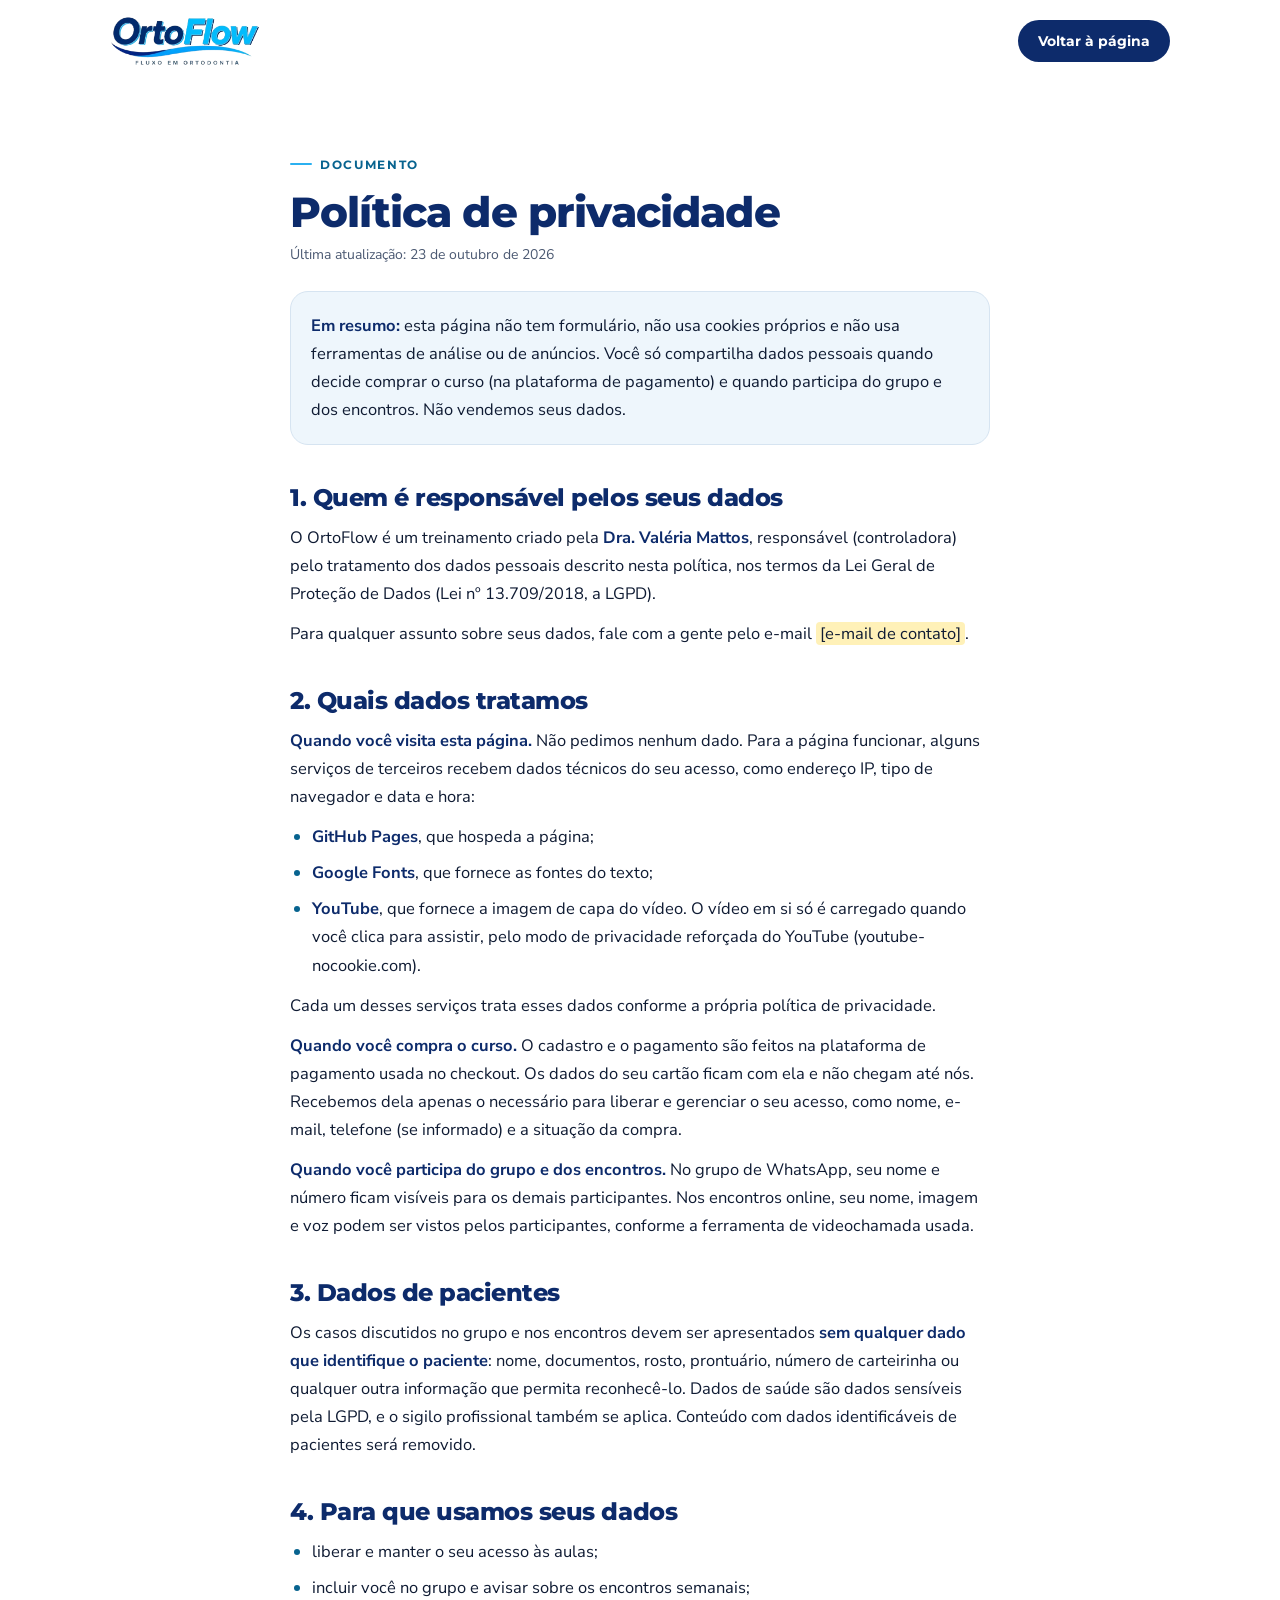
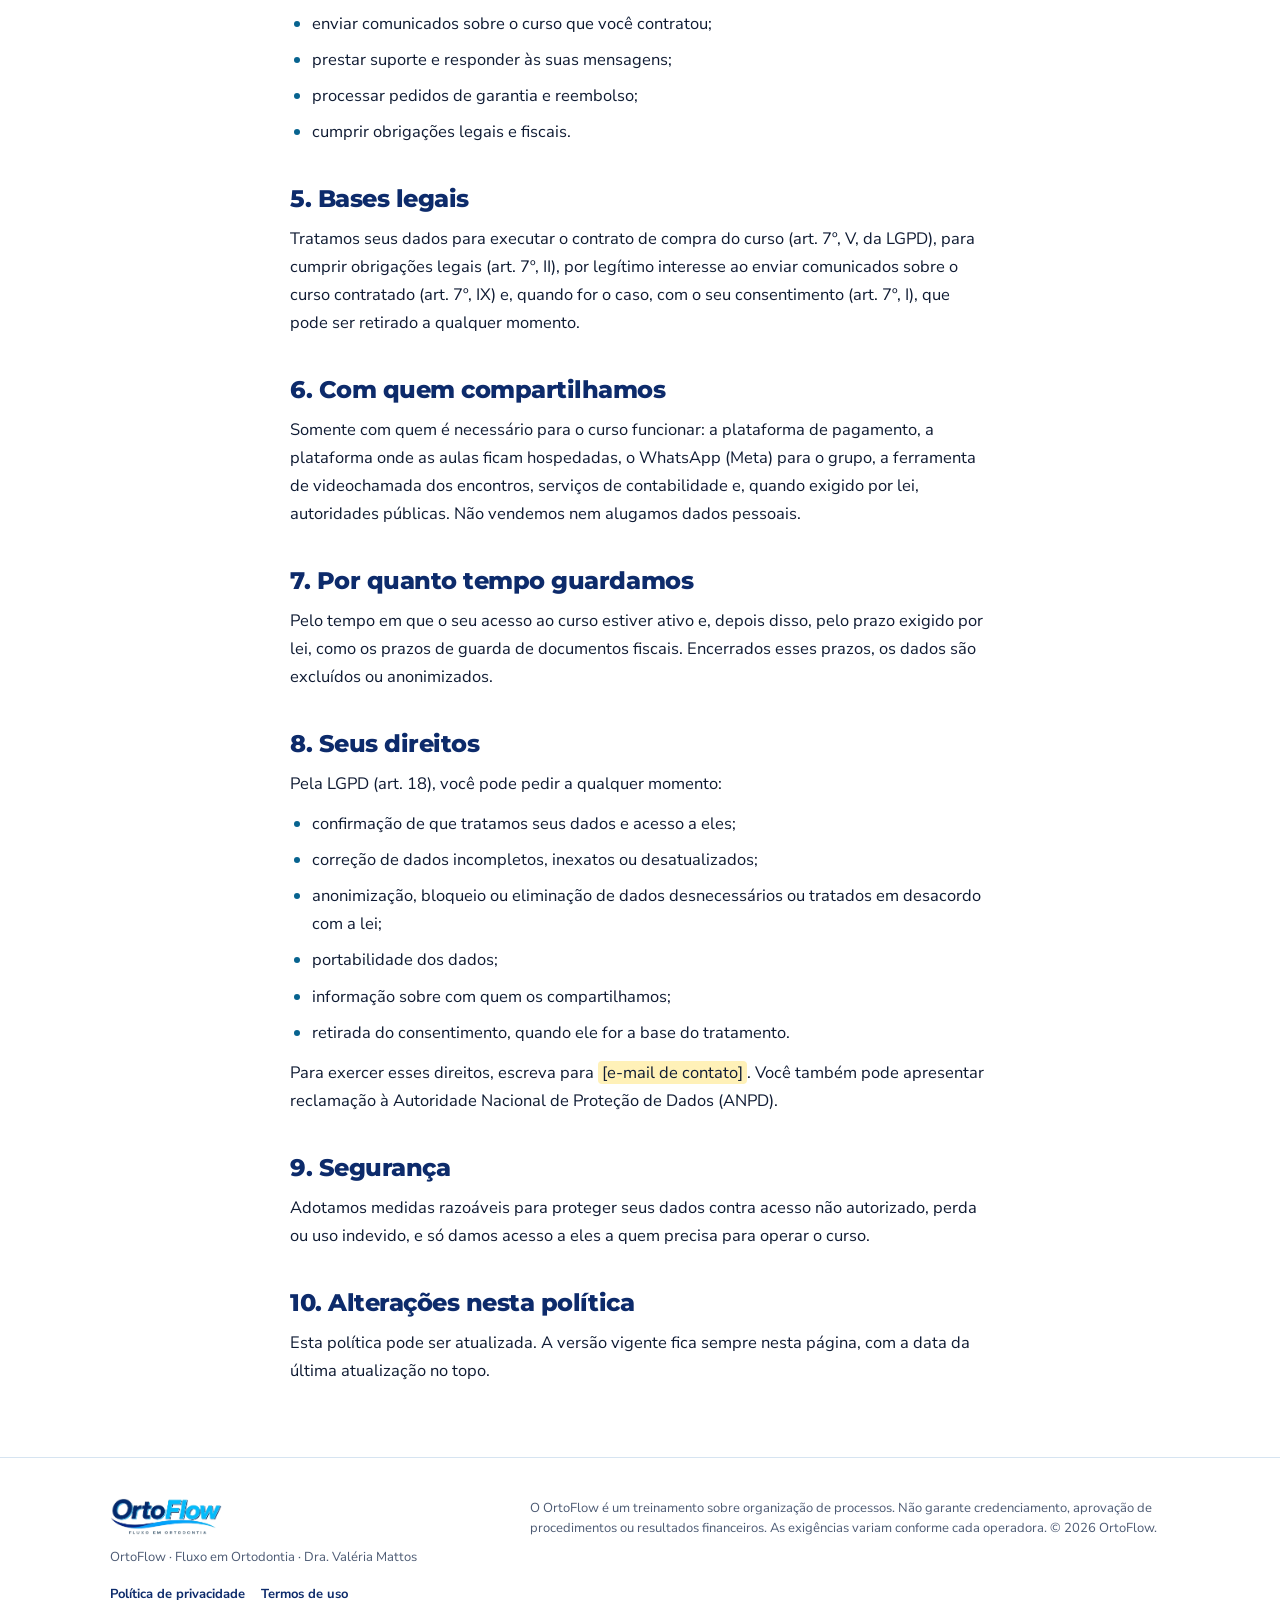
<file: privacidade.html>
<!doctype html>
<html lang="pt-BR">
<head>
<meta charset="utf-8">
<meta name="viewport" content="width=device-width, initial-scale=1">
<title>Política de privacidade — OrtoFlow</title>
<meta name="description" content="Como o OrtoFlow trata os dados pessoais de quem visita a página e de quem participa do curso, de acordo com a LGPD.">
<meta name="theme-color" content="#0D2B6B">
<link rel="icon" type="image/png" href="assets/favicon.png">
<link rel="canonical" href="https://synthesis-software-house.github.io/Ortoflow/privacidade.html">
<link rel="preconnect" href="https://fonts.googleapis.com">
<link rel="preconnect" href="https://fonts.gstatic.com" crossorigin>
<link href="https://fonts.googleapis.com/css2?family=Montserrat:ital,wght@0,700;0,800;1,800;1,900&family=Nunito+Sans:opsz,wght@6..12,400;6..12,600;6..12,700&display=swap" rel="stylesheet">
<link rel="stylesheet" href="assets/css/base.css">
<link rel="stylesheet" href="assets/css/desktop.css">
</head>
<body>

<header class="top" id="topo">
  <div class="wrap">
    <a class="top-marca" href="index.html"><img class="logo" src="assets/logo-ortoflow.webp" width="537" height="178" alt="OrtoFlow — Fluxo em Ortodontia, voltar à página inicial"></a>
    <a class="top-cta" href="index.html"><span class="curto">Voltar à página</span><span class="longo">Voltar à página</span></a>
  </div>
</header>

<main class="doc">
  <div class="wrap">
    <p class="kicker">Documento</p>
    <h1>Política de privacidade</h1>
    <p class="atualizado">Última atualização: 23 de outubro de 2026</p>

    <div class="resumo">
      <p><b>Em resumo:</b> esta página não tem formulário, não usa cookies próprios e não usa ferramentas de análise ou de anúncios. Você só compartilha dados pessoais quando decide comprar o curso (na plataforma de pagamento) e quando participa do grupo e dos encontros. Não vendemos seus dados.</p>
    </div>

    <h2>1. Quem é responsável pelos seus dados</h2>
    <p>O OrtoFlow é um treinamento criado pela <b>Dra. Valéria Mattos</b>, responsável (controladora) pelo tratamento dos dados pessoais descrito nesta política, nos termos da Lei Geral de Proteção de Dados (Lei nº 13.709/2018, a LGPD).</p>
    <p>Para qualquer assunto sobre seus dados, fale com a gente pelo e-mail <span class="pendente">[e-mail de contato]</span>.</p>

    <h2>2. Quais dados tratamos</h2>
    <p><b>Quando você visita esta página.</b> Não pedimos nenhum dado. Para a página funcionar, alguns serviços de terceiros recebem dados técnicos do seu acesso, como endereço IP, tipo de navegador e data e hora:</p>
    <ul>
      <li><b>GitHub Pages</b>, que hospeda a página;</li>
      <li><b>Google Fonts</b>, que fornece as fontes do texto;</li>
      <li><b>YouTube</b>, que fornece a imagem de capa do vídeo. O vídeo em si só é carregado quando você clica para assistir, pelo modo de privacidade reforçada do YouTube (youtube-nocookie.com).</li>
    </ul>
    <p>Cada um desses serviços trata esses dados conforme a própria política de privacidade.</p>
    <p><b>Quando você compra o curso.</b> O cadastro e o pagamento são feitos na plataforma de pagamento usada no checkout. Os dados do seu cartão ficam com ela e não chegam até nós. Recebemos dela apenas o necessário para liberar e gerenciar o seu acesso, como nome, e-mail, telefone (se informado) e a situação da compra.</p>
    <p><b>Quando você participa do grupo e dos encontros.</b> No grupo de WhatsApp, seu nome e número ficam visíveis para os demais participantes. Nos encontros online, seu nome, imagem e voz podem ser vistos pelos participantes, conforme a ferramenta de videochamada usada.</p>

    <h2>3. Dados de pacientes</h2>
    <p>Os casos discutidos no grupo e nos encontros devem ser apresentados <b>sem qualquer dado que identifique o paciente</b>: nome, documentos, rosto, prontuário, número de carteirinha ou qualquer outra informação que permita reconhecê-lo. Dados de saúde são dados sensíveis pela LGPD, e o sigilo profissional também se aplica. Conteúdo com dados identificáveis de pacientes será removido.</p>

    <h2>4. Para que usamos seus dados</h2>
    <ul>
      <li>liberar e manter o seu acesso às aulas;</li>
      <li>incluir você no grupo e avisar sobre os encontros semanais;</li>
      <li>enviar comunicados sobre o curso que você contratou;</li>
      <li>prestar suporte e responder às suas mensagens;</li>
      <li>processar pedidos de garantia e reembolso;</li>
      <li>cumprir obrigações legais e fiscais.</li>
    </ul>

    <h2>5. Bases legais</h2>
    <p>Tratamos seus dados para executar o contrato de compra do curso (art. 7º, V, da LGPD), para cumprir obrigações legais (art. 7º, II), por legítimo interesse ao enviar comunicados sobre o curso contratado (art. 7º, IX) e, quando for o caso, com o seu consentimento (art. 7º, I), que pode ser retirado a qualquer momento.</p>

    <h2>6. Com quem compartilhamos</h2>
    <p>Somente com quem é necessário para o curso funcionar: a plataforma de pagamento, a plataforma onde as aulas ficam hospedadas, o WhatsApp (Meta) para o grupo, a ferramenta de videochamada dos encontros, serviços de contabilidade e, quando exigido por lei, autoridades públicas. Não vendemos nem alugamos dados pessoais.</p>

    <h2>7. Por quanto tempo guardamos</h2>
    <p>Pelo tempo em que o seu acesso ao curso estiver ativo e, depois disso, pelo prazo exigido por lei, como os prazos de guarda de documentos fiscais. Encerrados esses prazos, os dados são excluídos ou anonimizados.</p>

    <h2>8. Seus direitos</h2>
    <p>Pela LGPD (art. 18), você pode pedir a qualquer momento:</p>
    <ul>
      <li>confirmação de que tratamos seus dados e acesso a eles;</li>
      <li>correção de dados incompletos, inexatos ou desatualizados;</li>
      <li>anonimização, bloqueio ou eliminação de dados desnecessários ou tratados em desacordo com a lei;</li>
      <li>portabilidade dos dados;</li>
      <li>informação sobre com quem os compartilhamos;</li>
      <li>retirada do consentimento, quando ele for a base do tratamento.</li>
    </ul>
    <p>Para exercer esses direitos, escreva para <span class="pendente">[e-mail de contato]</span>. Você também pode apresentar reclamação à Autoridade Nacional de Proteção de Dados (ANPD).</p>

    <h2>9. Segurança</h2>
    <p>Adotamos medidas razoáveis para proteger seus dados contra acesso não autorizado, perda ou uso indevido, e só damos acesso a eles a quem precisa para operar o curso.</p>

    <h2>10. Alterações nesta política</h2>
    <p>Esta política pode ser atualizada. A versão vigente fica sempre nesta página, com a data da última atualização no topo.</p>
  </div>
</main>

<footer>
  <div class="wrap">
    <div>
      <img class="logo" src="assets/logo-ortoflow.webp" width="537" height="178" loading="lazy" alt="OrtoFlow">
      <p>OrtoFlow · Fluxo em Ortodontia · Dra. Valéria Mattos</p>
      <div class="legal"><a href="privacidade.html" aria-current="page">Política de privacidade</a><a href="termos.html">Termos de uso</a></div>
    </div>
    <p class="disc">O OrtoFlow é um treinamento sobre organização de processos. Não garante credenciamento, aprovação de procedimentos ou resultados financeiros. As exigências variam conforme cada operadora. © 2026 OrtoFlow.</p>
  </div>
</footer>

<script src="assets/js/header.js"></script>
</body>
</html>
</file>
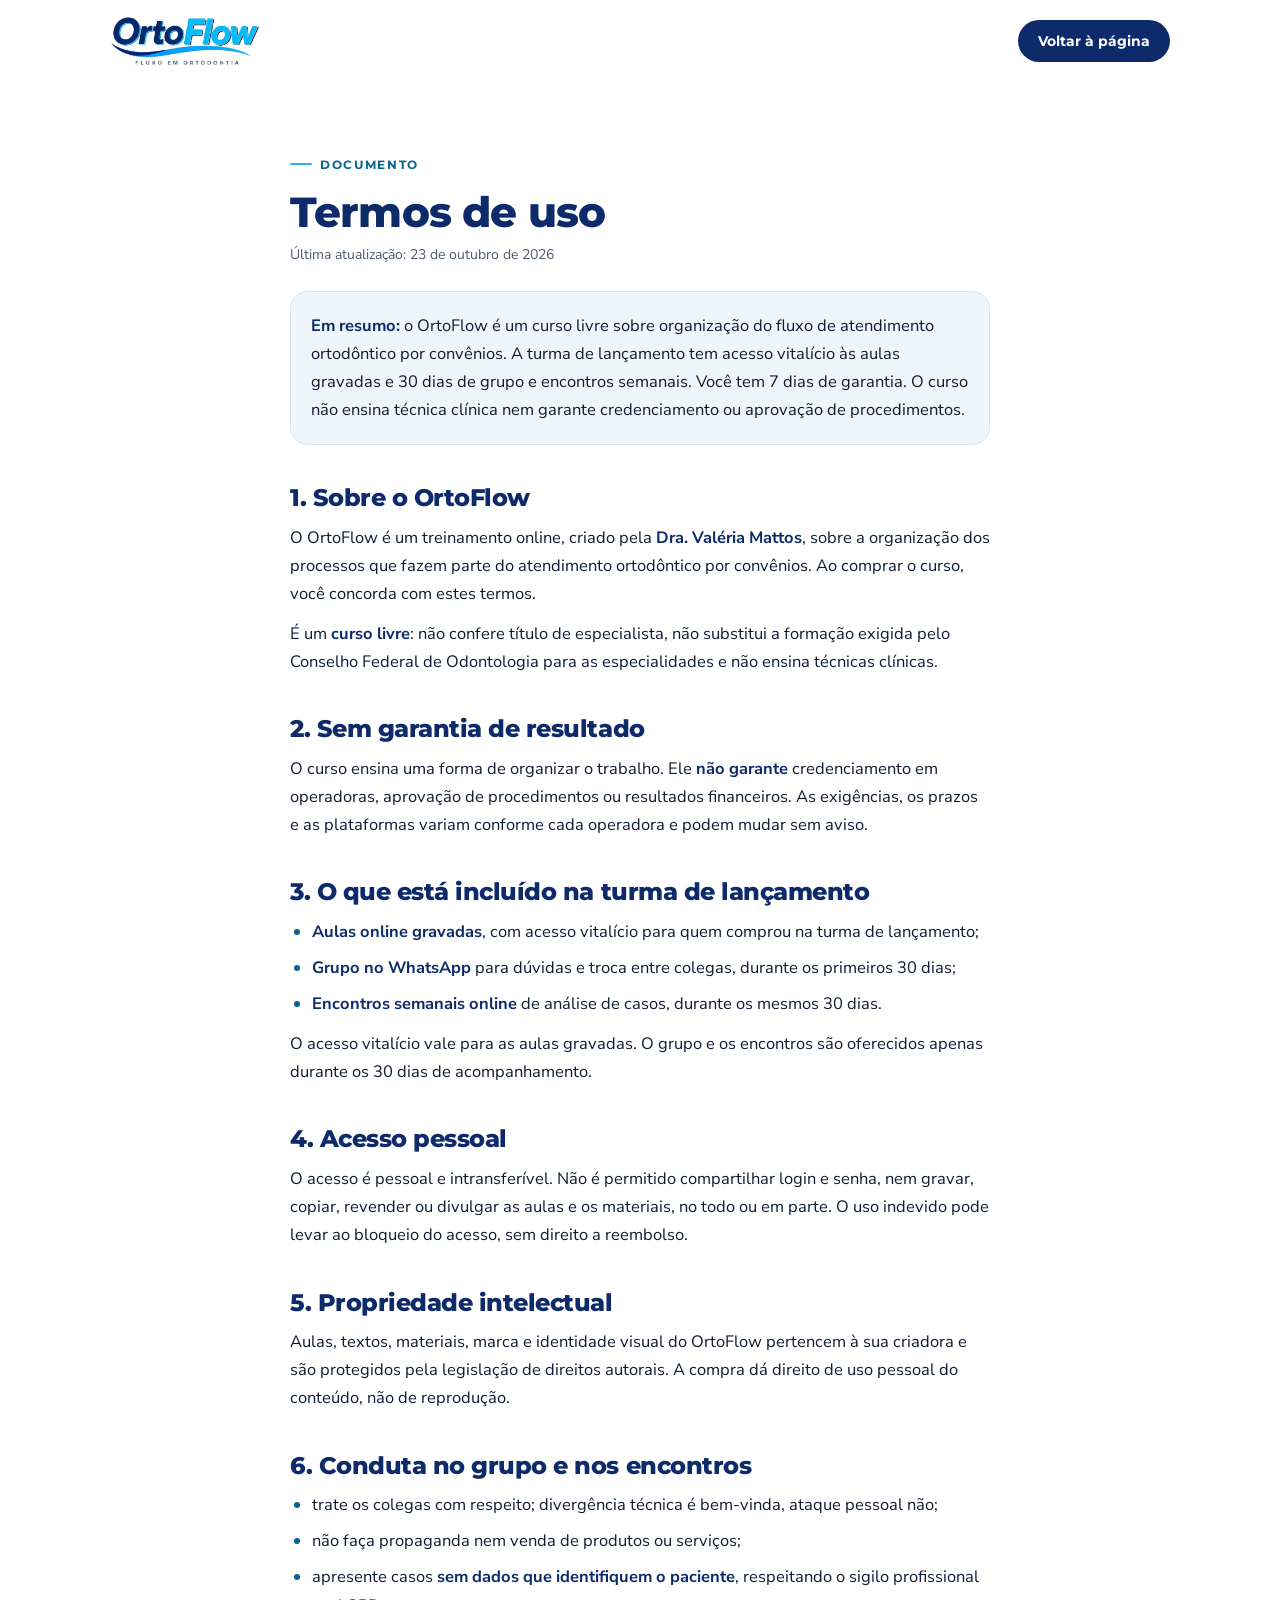
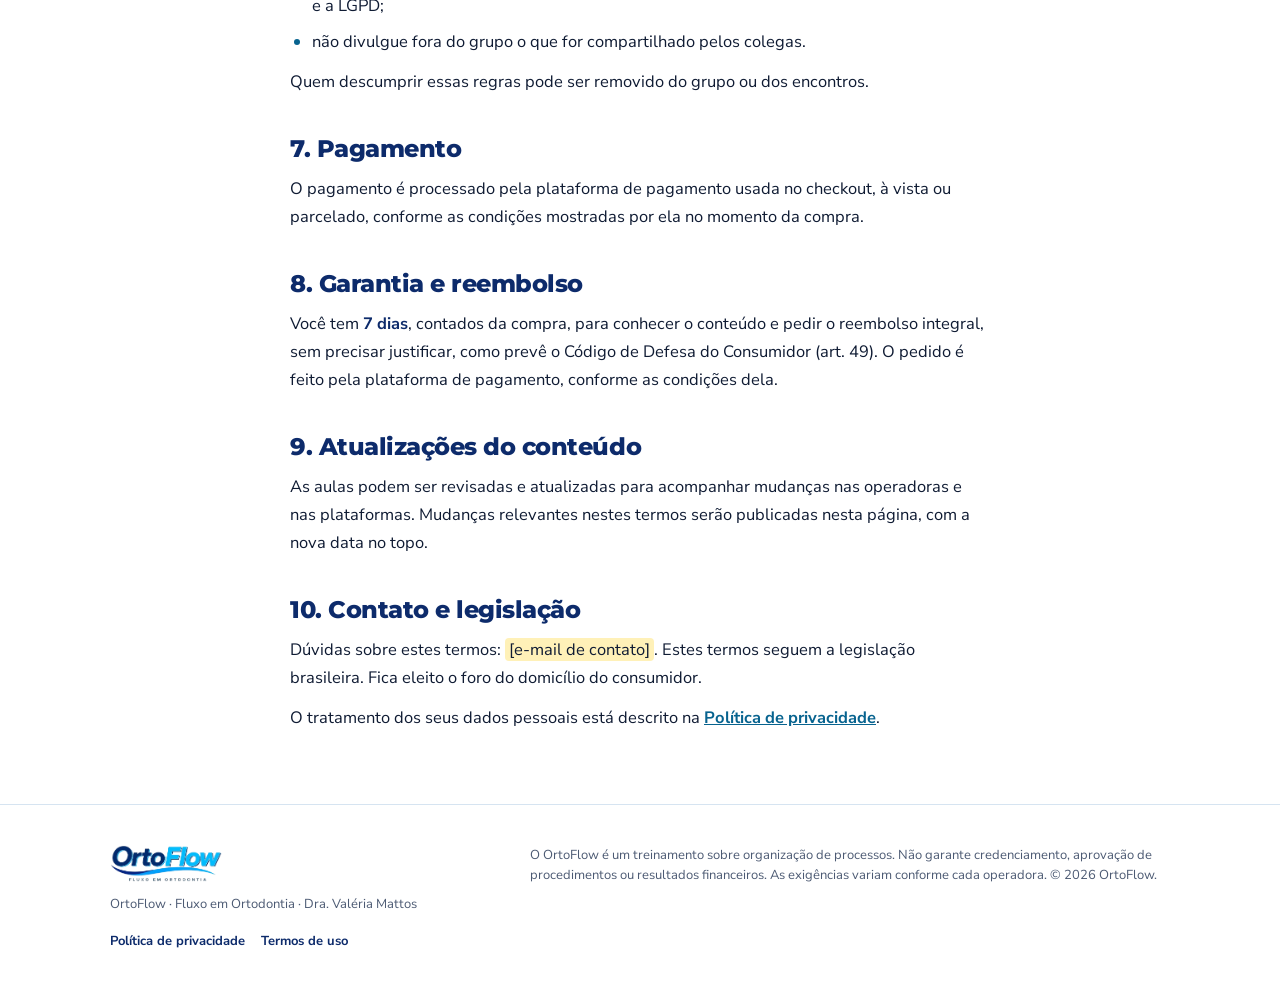
<file: termos.html>
<!doctype html>
<html lang="pt-BR">
<head>
<meta charset="utf-8">
<meta name="viewport" content="width=device-width, initial-scale=1">
<title>Termos de uso — OrtoFlow</title>
<meta name="description" content="Condições de uso do treinamento OrtoFlow: o que está incluído, acesso, garantia, conduta no grupo e nos encontros.">
<meta name="theme-color" content="#0D2B6B">
<link rel="icon" type="image/png" href="assets/favicon.png">
<link rel="canonical" href="https://synthesis-software-house.github.io/Ortoflow/termos.html">
<link rel="preconnect" href="https://fonts.googleapis.com">
<link rel="preconnect" href="https://fonts.gstatic.com" crossorigin>
<link href="https://fonts.googleapis.com/css2?family=Montserrat:ital,wght@0,700;0,800;1,800;1,900&family=Nunito+Sans:opsz,wght@6..12,400;6..12,600;6..12,700&display=swap" rel="stylesheet">
<link rel="stylesheet" href="assets/css/base.css">
<link rel="stylesheet" href="assets/css/desktop.css">
</head>
<body>

<header class="top" id="topo">
  <div class="wrap">
    <a class="top-marca" href="index.html"><img class="logo" src="assets/logo-ortoflow.webp" width="537" height="178" alt="OrtoFlow — Fluxo em Ortodontia, voltar à página inicial"></a>
    <a class="top-cta" href="index.html"><span class="curto">Voltar à página</span><span class="longo">Voltar à página</span></a>
  </div>
</header>

<main class="doc">
  <div class="wrap">
    <p class="kicker">Documento</p>
    <h1>Termos de uso</h1>
    <p class="atualizado">Última atualização: 23 de outubro de 2026</p>

    <div class="resumo">
      <p><b>Em resumo:</b> o OrtoFlow é um curso livre sobre organização do fluxo de atendimento ortodôntico por convênios. A turma de lançamento tem acesso vitalício às aulas gravadas e 30 dias de grupo e encontros semanais. Você tem 7 dias de garantia. O curso não ensina técnica clínica nem garante credenciamento ou aprovação de procedimentos.</p>
    </div>

    <h2>1. Sobre o OrtoFlow</h2>
    <p>O OrtoFlow é um treinamento online, criado pela <b>Dra. Valéria Mattos</b>, sobre a organização dos processos que fazem parte do atendimento ortodôntico por convênios. Ao comprar o curso, você concorda com estes termos.</p>
    <p>É um <b>curso livre</b>: não confere título de especialista, não substitui a formação exigida pelo Conselho Federal de Odontologia para as especialidades e não ensina técnicas clínicas.</p>

    <h2>2. Sem garantia de resultado</h2>
    <p>O curso ensina uma forma de organizar o trabalho. Ele <b>não garante</b> credenciamento em operadoras, aprovação de procedimentos ou resultados financeiros. As exigências, os prazos e as plataformas variam conforme cada operadora e podem mudar sem aviso.</p>

    <h2>3. O que está incluído na turma de lançamento</h2>
    <ul>
      <li><b>Aulas online gravadas</b>, com acesso vitalício para quem comprou na turma de lançamento;</li>
      <li><b>Grupo no WhatsApp</b> para dúvidas e troca entre colegas, durante os primeiros 30 dias;</li>
      <li><b>Encontros semanais online</b> de análise de casos, durante os mesmos 30 dias.</li>
    </ul>
    <p>O acesso vitalício vale para as aulas gravadas. O grupo e os encontros são oferecidos apenas durante os 30 dias de acompanhamento.</p>

    <h2>4. Acesso pessoal</h2>
    <p>O acesso é pessoal e intransferível. Não é permitido compartilhar login e senha, nem gravar, copiar, revender ou divulgar as aulas e os materiais, no todo ou em parte. O uso indevido pode levar ao bloqueio do acesso, sem direito a reembolso.</p>

    <h2>5. Propriedade intelectual</h2>
    <p>Aulas, textos, materiais, marca e identidade visual do OrtoFlow pertencem à sua criadora e são protegidos pela legislação de direitos autorais. A compra dá direito de uso pessoal do conteúdo, não de reprodução.</p>

    <h2>6. Conduta no grupo e nos encontros</h2>
    <ul>
      <li>trate os colegas com respeito; divergência técnica é bem-vinda, ataque pessoal não;</li>
      <li>não faça propaganda nem venda de produtos ou serviços;</li>
      <li>apresente casos <b>sem dados que identifiquem o paciente</b>, respeitando o sigilo profissional e a LGPD;</li>
      <li>não divulgue fora do grupo o que for compartilhado pelos colegas.</li>
    </ul>
    <p>Quem descumprir essas regras pode ser removido do grupo ou dos encontros.</p>

    <h2>7. Pagamento</h2>
    <p>O pagamento é processado pela plataforma de pagamento usada no checkout, à vista ou parcelado, conforme as condições mostradas por ela no momento da compra.</p>

    <h2>8. Garantia e reembolso</h2>
    <p>Você tem <b>7 dias</b>, contados da compra, para conhecer o conteúdo e pedir o reembolso integral, sem precisar justificar, como prevê o Código de Defesa do Consumidor (art. 49). O pedido é feito pela plataforma de pagamento, conforme as condições dela.</p>

    <h2>9. Atualizações do conteúdo</h2>
    <p>As aulas podem ser revisadas e atualizadas para acompanhar mudanças nas operadoras e nas plataformas. Mudanças relevantes nestes termos serão publicadas nesta página, com a nova data no topo.</p>

    <h2>10. Contato e legislação</h2>
    <p>Dúvidas sobre estes termos: <span class="pendente">[e-mail de contato]</span>. Estes termos seguem a legislação brasileira. Fica eleito o foro do domicílio do consumidor.</p>
    <p>O tratamento dos seus dados pessoais está descrito na <a href="privacidade.html">Política de privacidade</a>.</p>
  </div>
</main>

<footer>
  <div class="wrap">
    <div>
      <img class="logo" src="assets/logo-ortoflow.webp" width="537" height="178" loading="lazy" alt="OrtoFlow">
      <p>OrtoFlow · Fluxo em Ortodontia · Dra. Valéria Mattos</p>
      <div class="legal"><a href="privacidade.html">Política de privacidade</a><a href="termos.html" aria-current="page">Termos de uso</a></div>
    </div>
    <p class="disc">O OrtoFlow é um treinamento sobre organização de processos. Não garante credenciamento, aprovação de procedimentos ou resultados financeiros. As exigências variam conforme cada operadora. © 2026 OrtoFlow.</p>
  </div>
</footer>

<script src="assets/js/header.js"></script>
</body>
</html>
</file>
<file: assets/css/base.css>
:root{
  /* ---- marca ---- */
  --navy:#0D2B6B;
  --navy-deep:#081C4A;
  --navy-lift:#163C8A;        /* topo do gradiente do player */
  --cyan:#2BB0F0;
  --cyan-mid:#1F7FD0;
  --cyan-ink:#0A7DBD;         /* texto grande e icones sobre branco */
  --cyan-deep:#07638F;        /* texto pequeno: AA sobre branco e sobre --ice */
  --ice:#EEF6FC;
  --ice-2:#E1EFFA;
  --ink:#0F1B33;
  --muted:#4C5A73;
  --line:#D6E4F1;
  --white:#FFFFFF;

  /* ---- sobre fundo navy ---- */
  --on-navy:#DCE7F7;
  --on-navy-soft:#C9D7EE;
  --on-navy-muted:#B9C9E4;
  --hair-on-navy:rgba(255,255,255,.14);
  --hair-on-navy-2:rgba(255,255,255,.12);
  --veil-on-navy:rgba(255,255,255,.06);
  --rule-on-navy:rgba(255,255,255,.18);

  /* ---- espacamento (base 4px) ---- */
  --sp-1:4px;
  --sp-2:8px;
  --sp-3:12px;
  --sp-4:16px;
  --sp-5:20px;
  --sp-6:24px;
  --sp-7:32px;
  --sp-8:40px;
  --sp-9:56px;
  --sp-10:72px;

  /* ---- ritmo de pagina ---- */
  --section-y:44px;           /* padding vertical da secao; desktop sobrescreve */
  --head-gap:24px;            /* cabecalho da secao -> conteudo */
  --cta-gap:28px;             /* conteudo -> bloco de CTA */

  /* ---- raios ---- */
  --r-xs:12px;
  --r-sm:14px;
  --r-md:18px;
  --r-lg:24px;
  --r-xl:28px;
  --r-pill:999px;
  --radius:var(--r-md);       /* alias mantido: capture.css e regras legadas */

  /* ---- sombras ---- */
  --sh-1:0 1px 2px rgba(8,28,74,.05),0 2px 8px -4px rgba(8,28,74,.10);
  --sh-2:0 8px 24px -14px rgba(8,28,74,.28);
  --sh-3:0 30px 60px -30px rgba(8,28,74,.55);
  --sh-4:0 40px 80px -40px rgba(8,28,74,.60);
  --sh-bar:0 -12px 28px -16px rgba(8,28,74,.35);
  --sh-cta:0 10px 24px -10px rgba(43,176,240,.75),inset 0 -3px 0 rgba(8,28,74,.18);
  --sh-cta-hv:0 14px 28px -10px rgba(43,176,240,.85),inset 0 -3px 0 rgba(8,28,74,.18);

  /* ---- movimento ---- */
  --ease:cubic-bezier(.2,.7,.3,1);
  --t-fast:.15s;
  --t-mid:.25s;

  /* ---- foco visivel: legivel sobre claro e sobre navy ---- */
  --focus-ring:0 0 0 3px var(--white),0 0 0 6px var(--cyan-ink);

  /* altura auto animavel: necessario para o FAQ crescer suavemente */
  interpolate-size:allow-keywords;

  /* ---- tipografia ---- */
  --display:"Montserrat",system-ui,sans-serif;
  --text:"Nunito Sans",system-ui,sans-serif;
  --hand:"Caveat","Segoe Print","Bradley Hand",cursive;   /* so assinatura e recados */

  /* traco de caneta: sublinha o destaque do titulo e o link ativo do menu */
  --rabisco:url("data:image/svg+xml,%3Csvg xmlns='http://www.w3.org/2000/svg' viewBox='0 0 200 14' preserveAspectRatio='none'%3E%3Cpath d='M3 9.5C38 5.2 86 4.1 124 5.6c27 1 51 2.6 73 .9' fill='none' stroke='%232BB0F0' stroke-width='3.2' stroke-linecap='round' opacity='.55'/%3E%3C/svg%3E");
}

/* estado de teclado: nenhum elemento interativo tinha foco visivel */
a:focus-visible,summary:focus-visible,button:focus-visible{outline:none;box-shadow:var(--focus-ring);border-radius:var(--r-xs)}
.cta:focus-visible{border-radius:var(--r-pill);box-shadow:var(--focus-ring),var(--sh-cta)}

@media (prefers-reduced-motion:reduce){
  html{scroll-behavior:auto}
  *,*::before,*::after{transition-duration:.01ms !important;animation-duration:.01ms !important;animation-iteration-count:1 !important}
  .cta:hover{transform:none}
}
*{box-sizing:border-box;margin:0;padding:0}
html{scroll-behavior:smooth}
body{font-family:var(--text);color:var(--ink);background:var(--white);font-size:17px;line-height:1.6;-webkit-font-smoothing:antialiased}
img{display:block;max-width:100%}
.wrap{width:100%;max-width:1140px;margin:0 auto;padding:0 var(--sp-5)}
section{padding:var(--section-y) 0}
/* links do menu e CTAs param com o titulo da secao visivel, sem colar no topo
   (no desktop o menu fixo ocupa o topo; o padding da secao absorve o resto) */
main [id]{scroll-margin-top:var(--sp-4)}

/* type */
.kicker{font-family:var(--display);font-weight:700;font-size:12px;letter-spacing:.14em;text-transform:uppercase;color:var(--cyan-deep);display:flex;align-items:center;gap:var(--sp-2);margin-bottom:var(--sp-4)}
.kicker::before{content:"";flex:none;width:22px;height:2px;border-radius:2px;background:var(--cyan)}
h1,h2,h3{font-family:var(--display);color:var(--navy);letter-spacing:-.02em;text-wrap:balance}
h1{font-size:30px;line-height:1.14;font-weight:800}
h2{font-size:27px;line-height:1.18;font-weight:800}
h3{font-size:18px;line-height:1.3;font-weight:700}
h1 em,h2 em{font-style:italic;font-weight:900;color:var(--cyan-ink)}
.lead{font-size:18px;color:var(--muted);margin-top:var(--sp-4);text-wrap:pretty}
p+p{margin-top:var(--sp-3)}
.dark{background:var(--navy);color:var(--on-navy)}
.dark h2,.dark h3{color:var(--white)}
/* cartao claro dentro de secao escura: o titulo volta ao navy, senao fica
   branco sobre branco e some */
.dark .offer-card h3{color:var(--navy)}
.dark h2 em{color:var(--cyan)}
.dark .kicker{color:var(--cyan)}
.ice{background:var(--ice)}
.dark .lead{color:var(--on-navy-muted)}

/* CTA. caixa normal em vez de maiusculas espacadas: le mais rapido e nao
   quebra em duas linhas gritando no celular */
.cta{display:flex;align-items:center;justify-content:center;gap:10px;width:100%;min-height:58px;padding:16px 20px;border-radius:var(--r-pill);background:var(--cyan);color:var(--navy-deep);font-family:var(--display);font-weight:800;font-size:15.5px;letter-spacing:-.005em;text-decoration:none;text-align:center;box-shadow:var(--sh-cta);transition:transform var(--t-fast) var(--ease),box-shadow var(--t-fast) var(--ease)}
.cta:hover{transform:translateY(-2px);box-shadow:var(--sh-cta-hv)}
.cta:active{transform:translateY(0);box-shadow:var(--sh-cta)}
.cta svg{flex:none;transition:transform var(--t-fast) var(--ease)}
.cta:hover svg{transform:translateX(3px)}
.cta-note{margin-top:var(--sp-3);font-size:14px;color:var(--muted);text-align:center}
.cta-note b{color:var(--navy)}
.dark .cta-note{color:var(--on-navy-muted)}
.dark .cta-note b{color:var(--white)}
.cta-block{margin-top:var(--cta-gap)}

/* selos de confianca logo abaixo do primeiro botao */
.trust{list-style:none;display:flex;flex-wrap:wrap;justify-content:center;gap:var(--sp-2) var(--sp-4);margin-top:var(--sp-4);font-size:14px;color:var(--muted)}
.trust li{display:flex;align-items:center;gap:6px;white-space:nowrap}
.trust svg{flex:none;color:var(--cyan-deep)}
.trust b{color:var(--navy)}

/* header. no celular fica no topo e rola junto: quem leva a oferta junto e a
   barra fixa de baixo. sem filete: o branco do menu continua no branco do hero */
.top{position:relative;z-index:60;padding:var(--sp-4) 0 var(--sp-2);background:var(--white)}
.top .wrap{display:flex;align-items:center;justify-content:space-between;gap:var(--sp-4)}
.top-marca{flex:none;display:block}
.logo{width:124px;height:auto}
.top-nav{display:none}
.top-cta{display:inline-flex;align-items:center;gap:6px;padding:var(--sp-2) 2px;font-family:var(--display);font-weight:700;font-size:14px;color:var(--navy);text-decoration:none;background:var(--rabisco) left calc(100% - 2px)/100% 6px no-repeat}
.top-cta .longo{display:none}
.top-cta svg{flex:none;transition:transform var(--t-fast) var(--ease)}
.top-cta:hover svg{transform:translateX(3px)}

/* hero */
.hero{padding:var(--sp-7) 0 0;background:linear-gradient(180deg,var(--white) 0%,var(--ice) 100%);position:relative;overflow:hidden}
/* no celular tudo empilha na ordem do HTML: titulo, video, texto, botao */
.hero-title{margin-bottom:var(--sp-3)}
/* a frase de apoio continua o titulo, um tom abaixo */
.hero-sub{font-family:var(--display);font-weight:600;font-size:17px;line-height:1.4;color:var(--muted);text-wrap:balance}
/* sublinhado de caneta: um traco so, levemente torto, como marcado a mao.
   o clone repete o traco em cada linha quando o trecho quebra */
.hero-title em{padding-bottom:.08em;background:var(--rabisco) left bottom/100% .32em no-repeat;-webkit-box-decoration-break:clone;box-decoration-break:clone;
  animation:rabisco-desenha .9s var(--ease) .4s both}
/* o traco corre da esquerda para a direita logo depois que a pagina abre */
@keyframes rabisco-desenha{from{background-size:0 .32em}}
.hero-copy{padding-bottom:var(--sp-9)}

/* ---- player ---- */
/* antes do play a capa e a miniatura do proprio YouTube; o gradiente so aparece
   enquanto ela carrega. o player fica dentro de uma moldura branca com borda,
   que respeita a margem lateral da pagina em vez de encostar na tela */
.hero-video{margin-top:var(--sp-6);padding:var(--sp-2);background:var(--white);border:1px solid var(--line);border-radius:var(--r-lg);box-shadow:var(--sh-3)}
.video{position:relative;aspect-ratio:16/9;overflow:hidden;border-radius:var(--r-sm);background:radial-gradient(120% 120% at 80% 0%,var(--navy-lift) 0%,var(--navy) 45%,var(--navy-deep) 100%);isolation:isolate}
.video .cover{position:absolute;inset:0;width:100%;height:100%;object-fit:cover;z-index:2;transition:opacity var(--t-mid) var(--ease)}
.play{position:absolute;left:50%;top:50%;z-index:4;transform:translate(-50%,-50%);width:74px;height:74px;border:0;padding:0;border-radius:50%;background:var(--white);display:grid;place-items:center;cursor:pointer;box-shadow:0 0 0 10px rgba(255,255,255,.14);transition:transform var(--t-fast) var(--ease),box-shadow var(--t-fast) var(--ease),opacity var(--t-mid) var(--ease)}
.play:hover{transform:translate(-50%,-50%) scale(1.06);box-shadow:0 0 0 14px rgba(255,255,255,.2)}
.play:active{transform:translate(-50%,-50%) scale(.98)}
/* enquanto o video nao comecou, um anel claro se abre devagar em volta do
   botao, como um convite. depois do primeiro play ele nao volta */
.play::before{content:"";position:absolute;inset:0;border-radius:50%;pointer-events:none}
.video:not(.vp-comecou) .play::before{animation:play-anel 3s var(--ease) 1.4s infinite}
@keyframes play-anel{from{box-shadow:0 0 0 0 rgba(255,255,255,.5)}70%,to{box-shadow:0 0 0 26px rgba(255,255,255,0)}}
.play::after{content:"";margin-left:6px;border-left:22px solid var(--navy);border-top:13px solid transparent;border-bottom:13px solid transparent}
/* o iframe e mais alto que a caixa: o YouTube encaixa o video pela largura e
   poe faixas pretas em cima e embaixo; e nessas faixas que ele desenha titulo,
   canal e logo. o overflow da caixa corta as faixas e o video fica inteiro.
   sem toque no iframe, o YouTube tambem nao reabre esses paineis no hover */
.video iframe{position:absolute;left:0;top:-90px;width:100%;height:calc(100% + 180px);border:0;pointer-events:none;z-index:1}
.video video{position:absolute;inset:0;width:100%;height:100%;object-fit:contain;background:#000;z-index:1}
.vp-tap{position:absolute;inset:0;z-index:3;border:0;background:transparent;cursor:pointer;-webkit-tap-highlight-color:transparent}
/* tocando: capa e botao grande somem. pausado ou no fim: voltam por cima do
   video e escondem as sugestoes que o YouTube mostraria */
.video.vp-tocando .cover,.video.vp-tocando .play{opacity:0;pointer-events:none}
.video.vp-carregando .play{animation:vp-pulso 1s var(--ease) infinite alternate}
@keyframes vp-pulso{to{box-shadow:0 0 0 18px rgba(255,255,255,.08)}}
.vp-barra{position:absolute;left:0;right:0;bottom:0;z-index:5;display:flex;align-items:center;gap:var(--sp-1);padding:var(--sp-7) var(--sp-2) var(--sp-1);background:linear-gradient(transparent,rgba(8,28,74,.78));color:var(--white);transition:opacity var(--t-mid) var(--ease)}
.video:not(.vp-comecou) .vp-barra{display:none}
.video.vp-ocioso .vp-barra{opacity:0;pointer-events:none}
.vp-btn{flex:none;width:40px;height:40px;border:0;border-radius:50%;background:none;color:inherit;display:grid;place-items:center;cursor:pointer}
.vp-btn:hover{background:rgba(255,255,255,.12)}
.vp-btn[hidden]{display:none}
.vp-trilho{flex:1;height:28px;display:flex;align-items:center;cursor:pointer;touch-action:none}
.vp-trilho i{position:relative;display:block;width:100%;height:4px;border-radius:4px;background:rgba(255,255,255,.28)}
.vp-trilho b{position:absolute;left:0;top:0;bottom:0;width:0;border-radius:inherit;background:var(--cyan)}
.vp-trilho:focus-visible{outline:none;box-shadow:none}
.vp-trilho:focus-visible i{box-shadow:0 0 0 3px var(--cyan)}
.vp-tempo{flex:none;font-size:12px;font-variant-numeric:tabular-nums;padding:0 var(--sp-1);opacity:.9}
.video:fullscreen{max-width:none;border-radius:0;margin:0}
.video:-webkit-full-screen{max-width:none;border-radius:0;margin:0}

/* authority strip */
.strip{background:var(--navy);color:var(--white);padding:var(--sp-6) 0}
.strip ul{list-style:none;display:grid;grid-template-columns:repeat(3,1fr);gap:0}
.strip li{display:flex;flex-direction:column;align-items:center;justify-content:center;text-align:center;text-wrap:balance;padding:0 var(--sp-2);font-size:12px;color:var(--on-navy-muted);line-height:1.3}
.strip li+li{border-left:1px solid var(--hair-on-navy-2)}
.strip li b{font-family:var(--display);font-weight:800;font-style:italic;font-size:18px;line-height:1.15;color:var(--white);letter-spacing:-.01em;margin-bottom:2px}

/* photo on arch */
.arch{position:relative;width:100%;max-width:340px;margin:0 auto;aspect-ratio:4/4.3}
.arch::before{content:"";position:absolute;left:0;right:0;bottom:0;height:78%;border-radius:var(--r-pill) var(--r-pill) var(--r-md) var(--r-md);background:var(--navy)}
.arch.light::before{background:var(--ice-2)}
.arch{clip-path:inset(-60% -20% 0 -20% round 0 0 var(--r-md) var(--r-md))}
/* o recorte de cada foto tem a pessoa fora do centro do proprio arquivo. o
   --nudge corrige isso por foto, em porcentagem da largura da imagem (medida
   pela caixa do recorte), para que ela fique centrada no arco e nao o arquivo */
.arch img{position:absolute;left:50%;bottom:-4%;transform:translateX(-50%) translateX(var(--nudge,0));height:118%;width:auto;max-width:none}

/* colega */
.colega .arch{max-width:210px;margin-bottom:var(--sp-5)}
/* lista de perguntas: sem caixa nem raio, que davam aparencia de botao.
   o "?" fica pendurado na margem e o filete separa uma pergunta da outra */
.questions{list-style:none;margin:var(--sp-5) 0;display:grid;grid-template-columns:1fr 1fr;gap:0 var(--sp-5);border-top:1px solid var(--line)}
.questions li{display:flex;gap:var(--sp-2);align-items:baseline;padding:var(--sp-3) 0;border-bottom:1px solid var(--line);font-family:var(--display);font-weight:700;font-size:14px;color:var(--navy);line-height:1.3}
.questions li:nth-last-child(-n+2){border-bottom:0}
.questions li span{flex:none;width:14px;font-style:italic;font-weight:900;font-size:18px;color:var(--cyan-deep);line-height:1.2}
.sign{margin-top:var(--sp-5);font-family:var(--display);font-weight:700;font-style:italic;color:var(--navy)}
/* assinatura a mao: a unica letra cursiva da pagina, para soar pessoal sem enfeitar */
.sign .hand{display:block;font-family:var(--hand);font-style:normal;font-weight:600;font-size:32px;line-height:1;color:var(--navy);transform:rotate(-2deg);transform-origin:left center}
.sign small{display:block;margin-top:var(--sp-1);font-family:var(--text);font-style:normal;font-weight:600;font-size:14px;color:var(--muted)}

/* method */
/* carrossel: a rolagem e o swipe sao nativos. sem JS continua uma lista
   rolavel na horizontal, com todos os 4 passos acessiveis pelo dedo */
.carousel{position:relative;margin-top:var(--head-gap)}
.steps{list-style:none;margin:0;display:flex;gap:var(--sp-3);overflow-x:auto;overscroll-behavior-x:contain;
       scroll-snap-type:x mandatory;scrollbar-width:none;padding-bottom:var(--sp-1)}
.steps::-webkit-scrollbar{display:none}
.steps:focus-visible{outline:none;box-shadow:var(--focus-ring);border-radius:var(--r-md)}
.step{flex:0 0 100%;scroll-snap-align:start}
.carousel-nav{display:flex;align-items:center;justify-content:center;gap:var(--sp-4);margin-top:var(--sp-5)}
.carousel-nav[hidden]{display:none}
.car-seta{width:42px;height:42px;flex:none;border:1px solid var(--line);border-radius:50%;background:var(--white);
          color:var(--navy);display:grid;place-items:center;cursor:pointer;
          transition:background var(--t-fast) var(--ease),border-color var(--t-fast) var(--ease),opacity var(--t-fast) var(--ease)}
.car-seta:disabled{opacity:.35;cursor:default}
.car-bolinhas{display:flex;gap:var(--sp-2);align-items:center}
/* a bolinha desenhada tem 8px, mas a area de toque tem 24px */
.car-bolinha{position:relative;width:8px;height:8px;padding:0;border:0;border-radius:50%;background:var(--line);cursor:pointer;
             transition:background var(--t-fast) var(--ease),width var(--t-fast) var(--ease)}
.car-bolinha::before{content:"";position:absolute;inset:-8px}
.car-bolinha.ativo{width:24px;border-radius:var(--r-pill);background:var(--cyan-deep)}
.step{background:var(--white);border:1px solid var(--line);border-radius:var(--r-md);padding:var(--sp-5);box-shadow:var(--sh-1);position:relative}
.step-n{font-family:var(--display);font-style:italic;font-weight:900;font-size:32px;line-height:1;color:var(--cyan-ink);letter-spacing:-.04em}
.step-tag{font-family:var(--display);font-weight:700;font-size:11px;letter-spacing:.14em;text-transform:uppercase;color:var(--muted);margin:var(--sp-2) 0 var(--sp-1)}
.step ul{list-style:none;margin-top:var(--sp-3);display:grid;gap:var(--sp-2)}
/* marcador alinhado por flex, nao por posicao absoluta com deslocamento fixo:
   o calc centra o circulo na primeira linha em qualquer corpo de texto, e a
   linha que quebra passa a alinhar pelo texto, nao pelo marcador */
.step li{display:flex;gap:var(--sp-2);font-size:15px;color:var(--muted);line-height:1.5}
.step li::before{content:"";flex:none;width:7px;height:7px;margin-top:calc((1.5em - 11px) / 2);border-radius:50%;border:2px solid var(--cyan)}
.motto{margin-top:var(--sp-7);text-align:center;font-family:var(--display);font-weight:800;font-size:22px;line-height:1.3;color:var(--navy);letter-spacing:-.02em}
.motto em{display:block;font-style:italic;font-weight:900;color:var(--cyan-deep)}

/* benefits: antes e depois, uma dor por linha */
.shift{list-style:none;margin-top:var(--head-gap);border-top:1px solid var(--line)}
.shift li{padding:var(--sp-4) 0;border-bottom:1px solid var(--line)}
.shift p{display:flex;gap:var(--sp-2);line-height:1.4}
.shift p>span{text-wrap:balance}
.shift svg{flex:none;margin-top:1px}
.shift .de{font-size:15px;color:var(--muted)}
.shift .de svg{color:var(--muted);opacity:.7}
/* o jeito antigo leva um risco de caneta. com o reveal.js, o risco e
   passado quando a linha entra na tela; sem ele, ja aparece riscado */
.shift .risco{background:linear-gradient(rgba(76,90,115,.45),rgba(76,90,115,.45)) left 60%/100% 1.5px no-repeat;-webkit-box-decoration-break:clone;box-decoration-break:clone}
.js-reveal .shift .risco{background-size:0 1.5px}
.js-reveal .shift .riscado .risco{background-size:100% 1.5px;transition:background-size .7s var(--ease) var(--risco-atraso,.5s)}
.shift .para{margin-top:6px;font-family:var(--display);font-weight:700;font-size:16px;letter-spacing:-.01em;color:var(--navy)}
.shift .para svg{color:var(--cyan-deep)}
.shift-head{display:none}
/* texto so para leitor de tela: diz de que lado da comparacao cada frase esta */
.sr{position:absolute;width:1px;height:1px;overflow:hidden;clip-path:inset(50%);white-space:nowrap}

/* audience */
.who{margin-top:var(--head-gap);display:grid;grid-template-columns:1fr 1fr;gap:var(--sp-2)}
.who-item{display:flex;flex-direction:column;gap:var(--sp-2);align-items:flex-start;background:var(--white);border-radius:var(--r-md);padding:var(--sp-4);border:1px solid var(--line);box-shadow:var(--sh-1)}
.who-item:last-child{grid-column:1 / -1}
.who-item .ix{flex:none;width:34px;height:34px;font-size:15px;border-radius:50%;background:var(--navy);color:var(--white);display:grid;place-items:center;font-family:var(--display);font-weight:800;font-style:italic}
.who-item p{font-size:16px;line-height:1.45;color:var(--ink)}
.who-item p b{color:var(--navy);font-family:var(--display)}
/* "para quem nao e": tracejado e sem sombra, para ler como observacao, nao como oferta */
.not-for{margin-top:var(--sp-5);padding:var(--sp-4) var(--sp-5);border:1.5px dashed var(--line);border-radius:var(--r-md)}
.not-for-title{font-family:var(--display);font-weight:700;font-size:15px;color:var(--navy)}
.not-for ul{list-style:none;margin-top:var(--sp-2);display:grid;gap:var(--sp-1)}
.not-for li{display:flex;gap:var(--sp-2);font-size:15px;line-height:1.5;color:var(--muted)}
.not-for li svg{flex:none;margin-top:3px;color:var(--muted);opacity:.8}

/* author */
.author .arch{max-width:210px;margin-bottom:var(--sp-5)}
.author-name{font-family:var(--display);font-weight:800;font-size:15px;color:var(--cyan-deep);letter-spacing:.02em;margin-bottom:var(--sp-1)}

/* bonuses. sem enfeite no canto: o numero grande em italico faz o papel de
   marca e a duracao vai embaixo, como uma anotacao de rodape do cartao */
.bonuses{margin-top:var(--head-gap);display:grid;gap:var(--sp-3)}
.bonus{display:flex;flex-direction:column;background:var(--white);border-radius:var(--r-md);padding:var(--sp-5);border:1px solid var(--line);border-top:3px solid var(--cyan);box-shadow:var(--sh-1)}
.bonus .bonus-n{font-family:var(--display);font-weight:900;font-style:italic;font-size:13px;letter-spacing:.02em;color:var(--cyan-deep);margin-bottom:var(--sp-2)}
.bonus p{font-size:15px;color:var(--muted)}
.bonus h3+p{margin-top:var(--sp-2)}
.bonus .bonus-time{margin-top:auto;padding-top:var(--sp-4);font-family:var(--display);font-weight:700;font-size:13px;color:var(--navy)}
.bonus .bonus-time::before{content:"";display:block;width:100%;height:1px;background:var(--line);margin-bottom:var(--sp-3)}

/* offer */
.offer{position:relative;overflow:hidden}
.offer-card{margin-top:var(--head-gap);background:var(--white);color:var(--ink);border-radius:var(--r-xl);padding:var(--sp-7) var(--sp-5) var(--sp-6);box-shadow:var(--sh-4);position:relative}
.offer-card .ribbon{position:absolute;top:-14px;left:22px;font-family:var(--display);font-weight:800;font-size:12px;letter-spacing:.1em;text-transform:uppercase;background:var(--cyan);color:var(--navy-deep);padding:7px var(--sp-3);border-radius:var(--r-pill)}
.offer-card h3{font-size:20px;margin-top:var(--sp-1)}
/* lista do que vem junto: curso + bonus, cada bonus com a etiqueta pequena acima */
.stack{list-style:none;margin-top:var(--sp-4);display:grid}
.stack li{display:flex;gap:var(--sp-3);padding:var(--sp-3) 0;font-size:16px;line-height:1.4;color:var(--ink);border-top:1px solid var(--line)}
.stack li:first-child{border-top:0;padding-top:0;font-weight:700;color:var(--navy)}
.stack li svg{flex:none;margin-top:1px;color:var(--cyan-deep)}
.stack li span{text-wrap:pretty}
.stack small{display:block;font-family:var(--display);font-weight:800;font-style:italic;font-size:11px;letter-spacing:.04em;color:var(--cyan-deep);margin-bottom:2px}
.price{margin-top:var(--sp-4);padding-top:var(--sp-5);border-top:1px dashed var(--line);text-align:center}
.price small{display:block;font-size:13px;font-weight:700;letter-spacing:.1em;text-transform:uppercase;color:var(--muted)}
.price .value{font-family:var(--display);font-weight:900;font-style:italic;color:var(--navy);font-size:58px;line-height:1.05;letter-spacing:-.04em;margin-top:var(--sp-1)}
.price .value sup{font-size:22px;vertical-align:top;position:relative;top:12px;margin-right:4px;font-style:normal;font-weight:800}
.price .inst{font-size:15px;color:var(--muted);margin-top:var(--sp-1)}
.offer-card .cta{margin-top:var(--sp-5)}
.safe{display:flex;justify-content:center;gap:var(--sp-4);flex-wrap:wrap;margin-top:var(--sp-3);font-size:13px;color:var(--muted)}
.safe span{display:flex;align-items:center;gap:var(--sp-1)}
.safe svg{color:var(--cyan-deep)}
.guarantee{margin-top:var(--sp-7);display:flex;gap:var(--sp-5);align-items:center;background:var(--veil-on-navy);border:1px solid var(--hair-on-navy);border-radius:var(--r-md);padding:var(--sp-5)}
/* selo de carimbo: so "7" e "dias" dentro do circulo, que cabem com folga.
   o texto completo fica no titulo ao lado. o anel tracejado e a leve
   inclinacao dao cara de carimbo de verdade */
.seal{flex:none;position:relative;width:84px;height:84px;border-radius:50%;background:var(--white);display:flex;flex-direction:column;align-items:center;justify-content:center;transform:rotate(-8deg);box-shadow:0 0 0 4px rgba(43,176,240,.35)}
.seal::before{content:"";position:absolute;inset:5px;border-radius:50%;border:1.5px dashed var(--cyan-ink);opacity:.6}
.seal b{font-family:var(--display);font-weight:900;font-style:italic;font-size:34px;line-height:.9;color:var(--navy)}
.seal span{font-family:var(--display);font-weight:800;font-size:11px;letter-spacing:.08em;text-transform:uppercase;color:var(--cyan-deep);margin-top:2px}
.guarantee h3{font-size:17px}
.guarantee p{font-size:15px;line-height:1.5;color:var(--on-navy-soft);margin-top:var(--sp-1)}

/* faq */
.faq{margin-top:var(--head-gap);display:grid;gap:var(--sp-2)}
.faq details{border:1px solid var(--line);border-radius:var(--r-sm);background:var(--white);overflow:hidden;transition:border-color var(--t-mid) var(--ease),box-shadow var(--t-mid) var(--ease)}
.faq details[open]{border-color:var(--navy);box-shadow:var(--sh-2)}
.faq summary{list-style:none;cursor:pointer;padding:var(--sp-4) 54px var(--sp-4) var(--sp-4);position:relative;font-family:var(--display);font-weight:700;font-size:16px;color:var(--navy);line-height:1.35}
.faq summary::-webkit-details-marker{display:none}
.faq summary::after{content:"";position:absolute;right:18px;top:50%;width:22px;height:22px;margin-top:-11px;border-radius:50%;background:var(--ice) url("data:image/svg+xml,%3Csvg xmlns='http://www.w3.org/2000/svg' width='12' height='12' viewBox='0 0 12 12'%3E%3Cpath d='M6 1v10M1 6h10' stroke='%230D2B6B' stroke-width='2' stroke-linecap='round'/%3E%3C/svg%3E") center/10px no-repeat;transition:transform var(--t-mid) var(--ease),background-color var(--t-mid) var(--ease)}
.faq details[open] summary::after{transform:rotate(45deg);background-color:var(--cyan)}
@media (hover:hover){.faq summary:hover{background:var(--ice)}}

/* abertura animada. duas camadas: ::details-content faz o card crescer onde o
   navegador suporta, e a animacao do paragrafo roda em qualquer navegador.
   onde nada disso existe, o card abre na hora, como sempre abriu. */
.faq details::details-content{block-size:0;overflow:hidden;transition:block-size var(--t-mid) var(--ease),content-visibility var(--t-mid) allow-discrete}
.faq details[open]::details-content{block-size:auto}
.faq details[open] p{animation:faq-abre .34s var(--ease) both}
@keyframes faq-abre{from{opacity:0;transform:translateY(-8px)}}
.faq details p{padding:0 var(--sp-4) var(--sp-4);font-size:15.5px;color:var(--muted)}

/* final */
.final{position:relative;overflow:hidden}
.final .arch{max-width:210px;margin-bottom:var(--sp-5)}
.final .sign .hand{font-size:30px;color:var(--cyan-deep)}

/* footer */
footer{border-top:1px solid var(--line);padding:var(--sp-7) 0 110px;font-size:13px;color:var(--muted)}
footer .logo{width:112px;margin-bottom:var(--sp-3)}
footer .legal{display:flex;gap:var(--sp-4);margin:var(--sp-3) 0}
footer a{display:inline-block;padding:var(--sp-1) 0;color:var(--navy);font-weight:700;text-decoration:none}
footer a:hover{text-decoration:underline}
footer .disc{max-width:640px;line-height:1.55}

/* paginas de texto (privacidade e termos): uma coluna de leitura confortavel */
.doc{padding:var(--sp-8) 0 var(--sp-9)}
.doc .wrap{max-width:780px}
.doc h1{font-size:30px}
.doc .atualizado{margin-top:var(--sp-2);font-size:14px;color:var(--muted)}
.doc .resumo{margin-top:var(--sp-6);padding:var(--sp-5);background:var(--ice);border:1px solid var(--line);border-radius:var(--r-md)}
.doc .resumo p:first-child{margin-top:0}
.doc h2{font-size:21px;margin-top:var(--sp-8)}
.doc h2+p,.doc h2+ul{margin-top:var(--sp-3)}
.doc p,.doc li{font-size:16.5px;line-height:1.7;color:var(--ink)}
.doc p+p,.doc ul+p,.doc p+ul{margin-top:var(--sp-3)}
.doc ul{padding-left:1.2em;display:grid;gap:var(--sp-2)}
.doc li::marker{color:var(--cyan-deep)}
.doc a{color:var(--cyan-deep);font-weight:700}
.doc .kicker{font-size:12px;line-height:1.6;color:var(--cyan-deep)}
.doc b{color:var(--navy)}
/* campo que o dono do site ainda precisa preencher */
.pendente{background:#FFF1B8;color:var(--ink);padding:0 4px;border-radius:4px}
.doc ~ footer{padding-bottom:var(--sp-7)}

/* entrada ao rolar. quem esconde e o reveal.js, acrescentando .js-reveal no
   <html> e data-reveal nos elementos. sem JS, nada fica invisivel. */
.js-reveal [data-reveal]{opacity:0;transform:translateY(36px)}
.js-reveal [data-reveal].visivel{opacity:1;transform:none;
  transition:opacity .8s var(--ease),transform .8s var(--ease)}

/* sticky mobile bar */
/* escondida, a barra tambem sai do teclado e do leitor de tela (visibility),
   senao o foco iria parar num botao fora da tela. o visibility so muda depois
   que a barra terminou de descer */
.sticky{position:fixed;left:0;right:0;bottom:0;z-index:50;background:var(--white);border-top:1px solid var(--line);box-shadow:var(--sh-bar);padding:var(--sp-2) var(--sp-4) calc(var(--sp-2) + env(safe-area-inset-bottom));display:flex;align-items:center;gap:var(--sp-3);transform:translateY(110%);visibility:hidden;transition:transform var(--t-mid) var(--ease),visibility 0s linear var(--t-mid)}
.sticky.show{transform:none;visibility:visible;transition:transform var(--t-mid) var(--ease)}
.sticky .p{line-height:1.15}
.sticky .p b{font-family:var(--display);font-weight:900;font-style:italic;font-size:20px;color:var(--navy);display:block}
.sticky .p span{font-size:12px;color:var(--muted)}
.sticky .cta{min-height:50px;padding:var(--sp-3) var(--sp-4);font-size:15px;flex:1}
</file>
<file: assets/css/desktop.css>
/* ---------- desktop ---------- */
@media (min-width:960px){
  :root{--section-y:72px;--head-gap:36px;--cta-gap:36px}
  body{font-size:18px}
  .wrap{padding:0 var(--sp-8)}
  h1{font-size:50px;line-height:1.08}
  h2{font-size:40px;line-height:1.12}
  h3{font-size:20px}
  .lead{font-size:20px}
  .cta{width:auto;min-width:360px;font-size:17px;min-height:62px;padding:18px 34px}
  .cta-note{text-align:left}
  .center{text-align:center}
  .center .cta-note{text-align:center}
  .center .kicker{justify-content:center}
  .narrow{max-width:760px;margin-left:auto;margin-right:auto}

  /* menu fixo e translucido. ao rolar (.rolou, do header.js) ele baixa um
     pouco e ganha filete e sombra para se separar do conteudo */
  .top{position:sticky;top:0;padding:var(--sp-4) 0;background:rgba(255,255,255,.86);
       -webkit-backdrop-filter:saturate(1.6) blur(14px);backdrop-filter:saturate(1.6) blur(14px);
       border-bottom:1px solid transparent;
       transition:padding var(--t-mid) var(--ease),box-shadow var(--t-mid) var(--ease),border-color var(--t-mid) var(--ease)}
  .top.rolou{padding:var(--sp-2) 0;border-bottom-color:var(--line);box-shadow:0 10px 24px -20px rgba(8,28,74,.45)}
  .logo{width:150px;transition:width var(--t-mid) var(--ease)}
  .top.rolou .logo{width:128px}
  /* o traco de caneta cresce sob o link no hover e fica no da secao atual */
  .top-nav{display:flex;gap:var(--sp-7);margin-left:auto}
  .top-nav a{padding:var(--sp-2) 0;font-family:var(--display);font-weight:700;font-size:14px;color:var(--muted);text-decoration:none;
             background:var(--rabisco) left calc(100% - 2px)/0 6px no-repeat;
             transition:color var(--t-fast) var(--ease),background-size var(--t-mid) var(--ease)}
  .top-nav a:hover,.top-nav a[aria-current]{color:var(--navy);background-size:100% 6px}
  /* no desktop o atalho vira o botao do menu: navy, para nao competir com o
     ciano dos CTAs da pagina */
  .top-cta{margin-left:var(--sp-7);padding:10px var(--sp-5);border-radius:var(--r-pill);background:var(--navy);color:var(--white);
           transition:background-color var(--t-fast) var(--ease)}
  .top-cta:hover{background:var(--navy-lift)}
  .top-cta:focus-visible{border-radius:var(--r-pill)}
  .top-cta .curto{display:none}
  .top-cta .longo{display:inline}

  /* empilhado: titulo, frase de apoio, video, texto e botao. o titulo cabe
     em 2 linhas; o texto fica preso a uma medida legivel */
  .hero{padding:var(--sp-9) 0 var(--sp-10)}
  .hero-grid{display:block;text-align:center}
  .hero .kicker{justify-content:center}
  .hero-title{max-width:20ch;margin:0 auto var(--sp-3)}
  .hero-sub{font-size:21px;margin-bottom:var(--sp-7)}
  .hero-video{max-width:906px;margin:0 auto var(--sp-7);padding:var(--sp-3);border-radius:var(--r-xl)}
  .hero-copy{max-width:68ch;margin:0 auto;padding-bottom:0}
  /* o CTA e um flex de largura fixa: inline-flex para o text-align centrar */
  .hero .cta{display:inline-flex}
  .vp-barra{padding:var(--sp-8) var(--sp-3) var(--sp-2)}

  .strip{padding:var(--sp-7) 0}
  .strip li{padding:var(--sp-1) var(--sp-4);font-size:14px}
  .strip li+li{border-left:1px solid var(--hair-on-navy)}
  .strip li b{font-size:24px}

  .split{display:grid;grid-template-columns:.85fr 1.15fr;gap:var(--sp-10);align-items:center}
  .colega .arch,.author .arch,.final .arch{max-width:380px;margin-bottom:0}
  .questions{gap:0 var(--sp-8)}
  .questions li{font-size:16px;padding:var(--sp-4) 0}
  .sign .hand{font-size:38px}
  /* o botao do convite final acompanha o texto, como nas outras secoes */
  .final .cta{display:inline-flex}

  .steps{gap:var(--sp-4)}
  .step{flex-basis:calc((100% - 2 * var(--sp-4)) / 3);padding:var(--sp-6)}
  .step-n{font-size:40px}
  .motto{font-size:30px;margin-top:var(--sp-9)}
  .motto em{display:inline}

  /* duas colunas, com os rotulos em cima */
  /* baseline: a primeira linha do "antes" fica na altura da primeira do "depois" */
  .shift-head,.shift li{display:grid;grid-template-columns:1fr 1fr;column-gap:var(--sp-8);align-items:baseline}
  .shift-head,.shift{max-width:900px;margin-left:auto;margin-right:auto}
  .shift-head{margin-top:var(--head-gap);padding-bottom:var(--sp-3);font-family:var(--display);font-weight:700;font-size:12px;letter-spacing:.14em;text-transform:uppercase;color:var(--muted)}
  .shift-head span+span{color:var(--cyan-deep)}
  .shift{margin-top:0}
  .shift li{padding:var(--sp-5) 0}
  .shift .de{font-size:17px}
  .shift .para{margin-top:0;font-size:18px}
  .benefits .cta-block{text-align:center}
  .benefits .cta-block .cta-note{text-align:center}
  .benefits .cta{display:inline-flex}

  .who{grid-template-columns:repeat(3,1fr);gap:var(--sp-4)}
  .who-item{gap:var(--sp-3);padding:var(--sp-5)}
  .who-item:last-child{grid-column:auto}
  .who-item .ix{width:44px;height:44px;font-size:17px}
  .not-for{max-width:760px;margin:var(--sp-7) auto 0;display:flex;align-items:baseline;gap:var(--sp-5)}
  .not-for-title{flex:none}
  .not-for ul{margin-top:0}

  .bonuses{grid-template-columns:repeat(3,1fr);gap:var(--sp-5)}
  .bonus{padding:var(--sp-6)}

  /* copia e garantia na coluna da esquerda, cartao de preco na direita */
  .offer-grid{display:grid;grid-template-columns:1fr 1fr;grid-template-areas:'copy card' 'guar card';column-gap:var(--sp-9);align-items:center}
  .offer-copy{grid-area:copy;align-self:end}
  .offer-card{grid-area:card;margin-top:0;padding:var(--sp-8) var(--sp-8) var(--sp-7)}
  .offer-grid .guarantee{grid-area:guar;align-self:start}
  .offer-card .cta{width:100%;min-width:0}

  .faq{max-width:none;margin:var(--head-gap) 0 0;grid-template-columns:1fr 1fr;gap:var(--sp-3)}
  .faq details{align-self:start}

  footer{padding:var(--sp-8) 0}
  .doc{padding:var(--sp-10) 0}
  .doc h1{font-size:42px}
  .doc h2{font-size:24px}
  footer .wrap{display:flex;justify-content:space-between;align-items:flex-start;gap:var(--sp-8)}
  .sticky{display:none}
}

/* ---------- tablet: 2 cartoes por vez no carrossel ---------- */
@media (min-width:640px) and (max-width:959.98px){
  .step{flex-basis:calc((100% - var(--sp-3)) / 2)}
  .who,.bonuses{grid-template-columns:1fr 1fr}
  .questions{gap:0 var(--sp-7)}
  .faq{grid-template-columns:1fr 1fr;gap:var(--sp-3)}
  .faq details{align-self:start}
}
</file>
